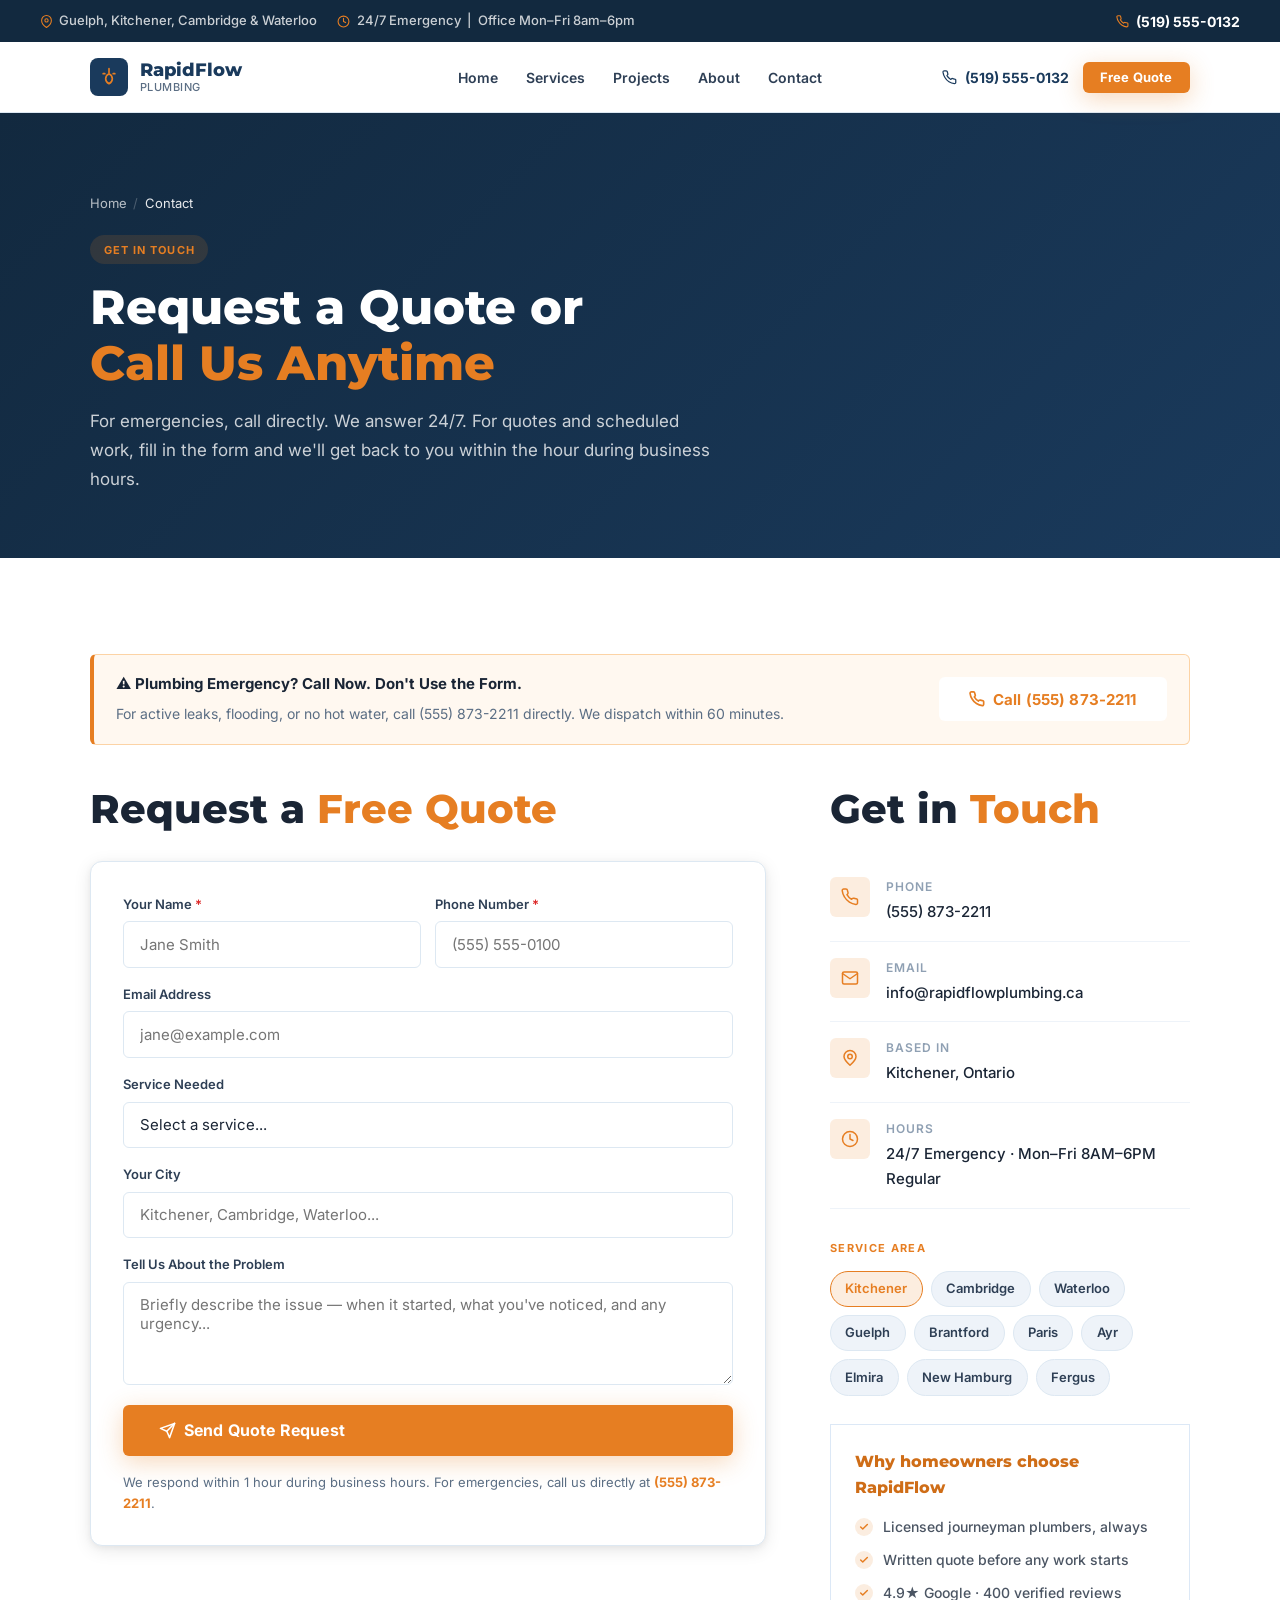
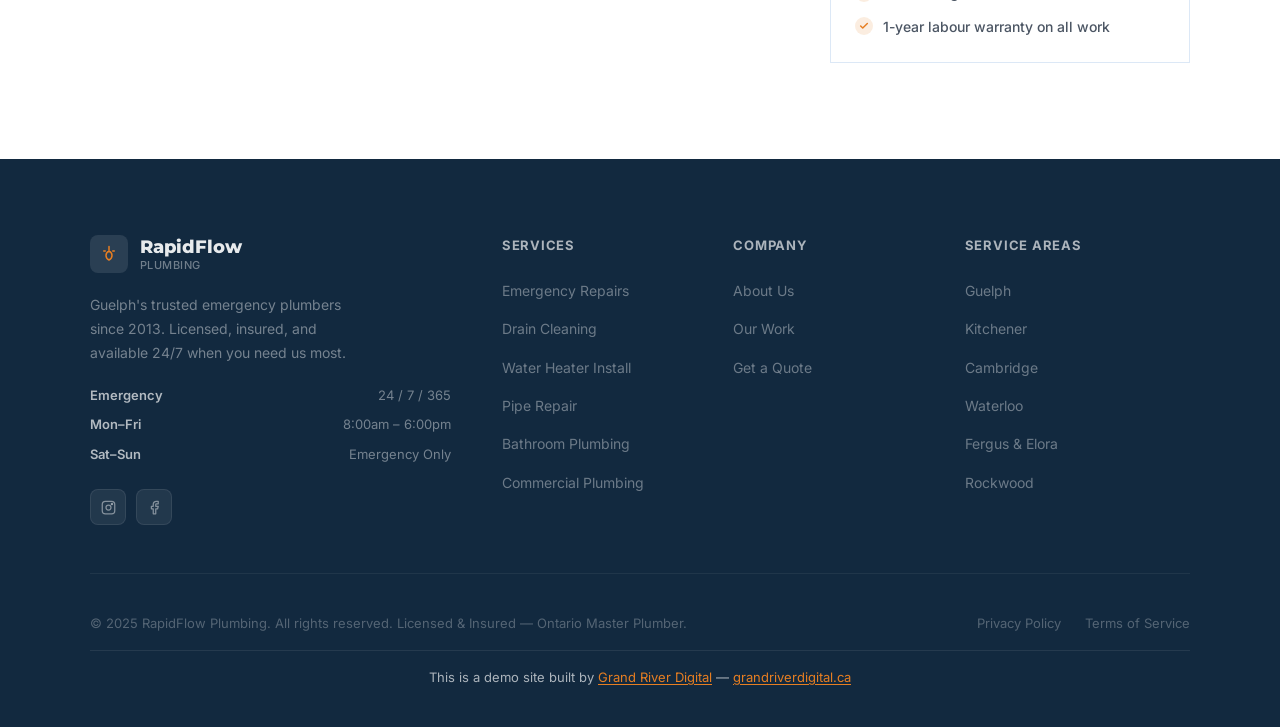
<file: contact/index.html>
<!DOCTYPE html>
<html lang="en">
<head>
  <meta charset="UTF-8" />
  <meta name="viewport" content="width=device-width, initial-scale=1.0" />
  <meta name="description" content="Contact RapidFlow Plumbing & Drain — get a free quote or request emergency plumbing service in Tri-City. Call (555) 873-2211 any time." />
  <meta name="theme-color" content="#0A1628" />
  <meta property="og:title" content="Contact | RapidFlow Plumbing & Drain" />
  <meta property="og:type" content="website" />
  <link rel="canonical" href="https://grandriverdigital.github.io/rapidflow-plumbing-demo/contact/" />
  <title>Contact | RapidFlow Plumbing &amp; Drain</title>
  <link rel="preconnect" href="https://fonts.googleapis.com" />
  <link rel="preconnect" href="https://fonts.gstatic.com" crossorigin />
  <link rel="preload" as="style" href="https://fonts.googleapis.com/css2?family=Manrope:wght@600;700;800;900&family=Inter:wght@400;500;600;700&display=swap" />
  <link rel="stylesheet" href="https://fonts.googleapis.com/css2?family=Manrope:wght@600;700;800;900&family=Inter:wght@400;500;600;700&display=swap" media="print" onload="this.media='all'" />
  <noscript><link rel="stylesheet" href="https://fonts.googleapis.com/css2?family=Manrope:wght@600;700;800;900&family=Inter:wght@400;500;600;700&display=swap" /></noscript>
  <link rel="stylesheet" href="../styles.css" />
</head>
<body>

<div id="topbar">
  <div class="topbar-left">
    <div class="topbar-item">
      <svg width="13" height="13" viewBox="0 0 24 24" fill="none" stroke="currentColor" stroke-width="2" stroke-linecap="round" stroke-linejoin="round"><path d="M21 10c0 7-9 13-9 13s-9-6-9-13a9 9 0 0 1 18 0z"/><circle cx="12" cy="10" r="3"/></svg>
      Guelph, Kitchener, Cambridge &amp; Waterloo
    </div>
    <div class="topbar-item">
      <svg width="13" height="13" viewBox="0 0 24 24" fill="none" stroke="currentColor" stroke-width="2" stroke-linecap="round" stroke-linejoin="round"><circle cx="12" cy="12" r="10"/><polyline points="12 6 12 12 16 14"/></svg>
      24/7 Emergency &nbsp;|&nbsp; Office Mon–Fri 8am–6pm
    </div>
  </div>
  <a href="tel:5195550132" class="topbar-phone">
    <svg width="13" height="13" viewBox="0 0 24 24" fill="none" stroke="currentColor" stroke-width="2" stroke-linecap="round" stroke-linejoin="round"><path d="M22 16.92v3a2 2 0 0 1-2.18 2 19.79 19.79 0 0 1-8.63-3.07A19.5 19.5 0 0 1 4.69 12 19.79 19.79 0 0 1 1.61 3.44 2 2 0 0 1 3.6 1.27h3a2 2 0 0 1 2 1.72 12.84 12.84 0 0 0 .7 2.81 2 2 0 0 1-.45 2.11L7.91 8.94a16 16 0 0 0 6.16 6.16l.94-.94a2 2 0 0 1 2.11-.45 12.84 12.84 0 0 0 2.81.7A2 2 0 0 1 22 16.92z"/></svg>
    (519) 555-0132
  </a>
</div>

<!-- STICKY HEADER -->
<header id="hdr">
  <div class="wrap hdr-inner">
    <a href="../" class="logo" aria-label="RapidFlow Plumbing — home">
      <div class="logo-icon" aria-hidden="true">
        <svg width="20" height="20" viewBox="0 0 24 24" fill="none" stroke="currentColor" stroke-width="2" stroke-linecap="round" stroke-linejoin="round"><path d="M12 2v6m0 0c0 0-4 2-4 6s4 6 4 6 4-2 4-6-4-6-4-6z"/><path d="M5 8h2m10 0h2"/></svg>
      </div>
      <div class="logo-text">
        RapidFlow
        <span>Plumbing</span>
      </div>
    </a>

    <nav class="desktop-nav" aria-label="Main navigation">
      <a href="../">Home</a>
      <a href="../services/">Services</a>
      <a href="../projects/">Projects</a>
      <a href="../about/">About</a>
      <a href="../contact/" aria-current="page">Contact</a>
    </nav>

    <div class="hdr-right">
      <a href="tel:5195550132" class="hdr-phone" aria-label="Call us">
        <svg width="15" height="15" viewBox="0 0 24 24" fill="none" stroke="currentColor" stroke-width="2" stroke-linecap="round" stroke-linejoin="round"><path d="M22 16.92v3a2 2 0 0 1-2.18 2 19.79 19.79 0 0 1-8.63-3.07A19.5 19.5 0 0 1 4.69 12 19.79 19.79 0 0 1 1.61 3.44 2 2 0 0 1 3.6 1.27h3a2 2 0 0 1 2 1.72 12.84 12.84 0 0 0 .7 2.81 2 2 0 0 1-.45 2.11L7.91 8.94a16 16 0 0 0 6.16 6.16l.94-.94a2 2 0 0 1 2.11-.45 12.84 12.84 0 0 0 2.81.7A2 2 0 0 1 22 16.92z"/></svg>
        (519) 555-0132
      </a>
      <a href="../contact/" class="btn btn-primary btn-sm">Free Quote</a>
      <button class="hamburger" id="hamburger" aria-label="Toggle menu" aria-expanded="false">
        <span></span><span></span><span></span>
      </button>
    </div>
  </div>
</header>

<!-- Mobile Nav Overlay -->
<div id="mobile-nav" role="dialog" aria-modal="true" aria-label="Mobile navigation">
  <nav>
    <a href="../" class="mobile-link">Home</a>
    <a href="../services/" class="mobile-link">Services</a>
    <a href="../projects/" class="mobile-link">Projects</a>
    <a href="../about/" class="mobile-link">About</a>
    <a href="../contact/" class="mobile-link">Contact</a>
  </nav>
  <div class="mobile-nav-cta">
    <a href="tel:5195550132" class="btn btn-outline-dk btn-lg" style="justify-content:center">
      <svg width="17" height="17" viewBox="0 0 24 24" fill="none" stroke="currentColor" stroke-width="2" stroke-linecap="round" stroke-linejoin="round"><path d="M22 16.92v3a2 2 0 0 1-2.18 2 19.79 19.79 0 0 1-8.63-3.07A19.5 19.5 0 0 1 4.69 12 19.79 19.79 0 0 1 1.61 3.44 2 2 0 0 1 3.6 1.27h3a2 2 0 0 1 2 1.72 12.84 12.84 0 0 0 .7 2.81 2 2 0 0 1-.45 2.11L7.91 8.94a16 16 0 0 0 6.16 6.16l.94-.94a2 2 0 0 1 2.11-.45 12.84 12.84 0 0 0 2.81.7A2 2 0 0 1 22 16.92z"/></svg>
      (519) 555-0132
    </a>
    <a href="../contact/" class="btn btn-primary btn-lg" style="justify-content:center">Get a Free Quote</a>
  </div>
</div>

<main id="main">

    <div class="page-hero">
      <div class="container page-hero__inner">
        <nav class="breadcrumb" aria-label="Breadcrumb">
          <a href="../">Home</a>
          <span class="breadcrumb__sep" aria-hidden="true">/</span>
          <span aria-current="page">Contact</span>
        </nav>
        <div class="page-hero__badge">Get in Touch</div>
        <h1>Request a Quote or<br><span>Call Us Anytime</span></h1>
        <p class="page-hero__sub">For emergencies, call directly. We answer 24/7. For quotes and scheduled work, fill in the form and we'll get back to you within the hour during business hours.</p>
      </div>
    </div>

    <!-- CONTACT SECTION -->
    <section class="section" aria-labelledby="contact-h">
      <div class="container">

        <!-- Emergency notice -->
        <div class="emrg-panel sr" role="alert" aria-live="polite">
          <div>
            <strong>&#9888; Plumbing Emergency? Call Now. Don't Use the Form.</strong>
            <span>For active leaks, flooding, or no hot water, call (555) 873-2211 directly. We dispatch within 60 minutes.</span>
          </div>
          <a href="tel:5558732211" class="btn btn--white">
            <svg width="16" height="16" viewBox="0 0 24 24" fill="none" stroke="currentColor" stroke-width="2.5" stroke-linecap="round" stroke-linejoin="round" aria-hidden="true"><path d="M22 16.92v3a2 2 0 0 1-2.18 2 19.79 19.79 0 0 1-8.63-3.07A19.5 19.5 0 0 1 4.69 12 19.79 19.79 0 0 1 1.61 3.44 2 2 0 0 1 3.6 1.27h3a2 2 0 0 1 2 1.72c.127.96.361 1.9.7 2.81a2 2 0 0 1-.45 2.11L7.91 8.94a16 16 0 0 0 6.16 6.16l.94-.94a2 2 0 0 1 2.11-.45c.907.339 1.85.573 2.81.7A2 2 0 0 1 22 16.92z"/></svg>
            Call (555) 873-2211
          </a>
        </div>

        <div class="contact-layout sr" id="contact-h">
          <!-- FORM -->
          <div>
            <h2 class="section-heading" style="margin-bottom:1.75rem;">Request a <span style="color:var(--p);">Free Quote</span></h2>
            <div class="form-card">
              <form id="contactForm" novalidate aria-label="Quote request form">
                <div class="form-row">
                  <div class="form-group">
                    <label class="form-label" for="name">Your Name <span aria-hidden="true" style="color:var(--red);">*</span></label>
                    <input class="form-input" id="name" name="name" type="text" placeholder="Jane Smith" autocomplete="name" required aria-required="true" />
                  </div>
                  <div class="form-group">
                    <label class="form-label" for="phone">Phone Number <span aria-hidden="true" style="color:var(--red);">*</span></label>
                    <input class="form-input" id="phone" name="phone" type="tel" placeholder="(555) 555-0100" autocomplete="tel" required aria-required="true" />
                  </div>
                </div>
                <div class="form-group">
                  <label class="form-label" for="email">Email Address</label>
                  <input class="form-input" id="email" name="email" type="email" placeholder="jane@example.com" autocomplete="email" />
                </div>
                <div class="form-group">
                  <label class="form-label" for="service">Service Needed</label>
                  <select class="form-input form-select" id="service" name="service">
                    <option value="">Select a service...</option>
                    <option>Emergency Plumbing</option>
                    <option>Drain Cleaning</option>
                    <option>Water Heater Repair / Replacement</option>
                    <option>Pipe Repair or Repiping</option>
                    <option>Bathroom Plumbing</option>
                    <option>Sump Pump</option>
                    <option>Other / Not Sure</option>
                  </select>
                </div>
                <div class="form-group">
                  <label class="form-label" for="city">Your City</label>
                  <input class="form-input" id="city" name="city" type="text" placeholder="Kitchener, Cambridge, Waterloo..." autocomplete="address-level2" />
                </div>
                <div class="form-group">
                  <label class="form-label" for="message">Tell Us About the Problem</label>
                  <textarea class="form-input form-textarea" id="message" name="message" placeholder="Briefly describe the issue — when it started, what you've noticed, and any urgency..." rows="4"></textarea>
                </div>
                <button type="submit" class="btn btn--accent btn--lg form-submit" id="formSubmit">
                  <svg width="17" height="17" viewBox="0 0 24 24" fill="none" stroke="currentColor" stroke-width="2.2" stroke-linecap="round" stroke-linejoin="round" aria-hidden="true"><line x1="22" y1="2" x2="11" y2="13"/><polygon points="22 2 15 22 11 13 2 9 22 2"/></svg>
                  Send Quote Request
                </button>
                <p class="form-note">We respond within 1 hour during business hours. For emergencies, call us directly at <a href="tel:5558732211" style="color:var(--p);font-weight:700;">(555) 873-2211</a>.</p>
              </form>
            </div>
          </div>

          <!-- CONTACT INFO -->
          <div>
            <h2 class="section-heading" style="margin-bottom:1.75rem;">Get in <span style="color:var(--p);">Touch</span></h2>

            <div class="contact-info-item">
              <div class="contact-info-item__ico" aria-hidden="true">
                <svg width="18" height="18" viewBox="0 0 24 24" fill="none" stroke="currentColor" stroke-width="2" stroke-linecap="round" stroke-linejoin="round"><path d="M22 16.92v3a2 2 0 0 1-2.18 2 19.79 19.79 0 0 1-8.63-3.07A19.5 19.5 0 0 1 4.69 12 19.79 19.79 0 0 1 1.61 3.44 2 2 0 0 1 3.6 1.27h3a2 2 0 0 1 2 1.72c.127.96.361 1.9.7 2.81a2 2 0 0 1-.45 2.11L7.91 8.94a16 16 0 0 0 6.16 6.16l.94-.94a2 2 0 0 1 2.11-.45c.907.339 1.85.573 2.81.7A2 2 0 0 1 22 16.92z"/></svg>
              </div>
              <div>
                <div class="contact-info-item__lbl">Phone</div>
                <div class="contact-info-item__val"><a href="tel:5558732211">(555) 873-2211</a></div>
              </div>
            </div>
            <div class="contact-info-item">
              <div class="contact-info-item__ico" aria-hidden="true">
                <svg width="18" height="18" viewBox="0 0 24 24" fill="none" stroke="currentColor" stroke-width="2" stroke-linecap="round" stroke-linejoin="round"><path d="M4 4h16c1.1 0 2 .9 2 2v12c0 1.1-.9 2-2 2H4c-1.1 0-2-.9-2-2V6c0-1.1.9-2 2-2z"/><polyline points="22,6 12,13 2,6"/></svg>
              </div>
              <div>
                <div class="contact-info-item__lbl">Email</div>
                <div class="contact-info-item__val"><a href="mailto:info@rapidflowplumbing.ca">info@rapidflowplumbing.ca</a></div>
              </div>
            </div>
            <div class="contact-info-item">
              <div class="contact-info-item__ico" aria-hidden="true">
                <svg width="18" height="18" viewBox="0 0 24 24" fill="none" stroke="currentColor" stroke-width="2" stroke-linecap="round" stroke-linejoin="round"><circle cx="12" cy="10" r="3"/><path d="M12 21.7C17.3 17 20 13 20 10a8 8 0 1 0-16 0c0 3 2.7 6.9 8 11.7z"/></svg>
              </div>
              <div>
                <div class="contact-info-item__lbl">Based In</div>
                <div class="contact-info-item__val">Kitchener, Ontario</div>
              </div>
            </div>
            <div class="contact-info-item">
              <div class="contact-info-item__ico" aria-hidden="true">
                <svg width="18" height="18" viewBox="0 0 24 24" fill="none" stroke="currentColor" stroke-width="2" stroke-linecap="round" stroke-linejoin="round"><circle cx="12" cy="12" r="10"/><polyline points="12 6 12 12 16 14"/></svg>
              </div>
              <div>
                <div class="contact-info-item__lbl">Hours</div>
                <div class="contact-info-item__val">24/7 Emergency · Mon–Fri 8AM–6PM Regular</div>
              </div>
            </div>

            <div style="margin-top:1.5rem;">
              <div class="eyebrow" style="margin-bottom:.875rem;">Service Area</div>
              <div class="area-chips" style="justify-content:flex-start;margin-top:0;" role="list" aria-label="Cities we serve">
                <span class="area-chip area-chip--prime" role="listitem">Kitchener</span>
                <span class="area-chip" role="listitem">Cambridge</span>
                <span class="area-chip" role="listitem">Waterloo</span>
                <span class="area-chip" role="listitem">Guelph</span>
                <span class="area-chip" role="listitem">Brantford</span>
                <span class="area-chip" role="listitem">Paris</span>
                <span class="area-chip" role="listitem">Ayr</span>
                <span class="area-chip" role="listitem">Elmira</span>
                <span class="area-chip" role="listitem">New Hamburg</span>
                <span class="area-chip" role="listitem">Fergus</span>
              </div>
            </div>

            <!-- Reassurance block -->
            <div style="margin-top:1.75rem;padding:1.5rem;background:var(--p-lt);border:1px solid rgba(21,101,192,.15);border-radius:var(--r-16);">
              <div style="font-family:var(--fd);font-size:1rem;font-weight:800;color:var(--p-dk);margin-bottom:.875rem;">Why homeowners choose RapidFlow</div>
              <div style="display:flex;flex-direction:column;gap:.625rem;">
                <div style="display:flex;align-items:center;gap:.625rem;font-size:.875rem;color:var(--ink-600);font-weight:500;">
                  <span style="width:18px;height:18px;background:var(--p-gl);border-radius:50%;display:flex;align-items:center;justify-content:center;flex-shrink:0;" aria-hidden="true"><svg width="10" height="10" viewBox="0 0 24 24" fill="none" stroke="var(--p)" stroke-width="3.5" stroke-linecap="round" stroke-linejoin="round"><polyline points="20 6 9 17 4 12"/></svg></span>
                  Licensed journeyman plumbers, always
                </div>
                <div style="display:flex;align-items:center;gap:.625rem;font-size:.875rem;color:var(--ink-600);font-weight:500;">
                  <span style="width:18px;height:18px;background:var(--p-gl);border-radius:50%;display:flex;align-items:center;justify-content:center;flex-shrink:0;" aria-hidden="true"><svg width="10" height="10" viewBox="0 0 24 24" fill="none" stroke="var(--p)" stroke-width="3.5" stroke-linecap="round" stroke-linejoin="round"><polyline points="20 6 9 17 4 12"/></svg></span>
                  Written quote before any work starts
                </div>
                <div style="display:flex;align-items:center;gap:.625rem;font-size:.875rem;color:var(--ink-600);font-weight:500;">
                  <span style="width:18px;height:18px;background:var(--p-gl);border-radius:50%;display:flex;align-items:center;justify-content:center;flex-shrink:0;" aria-hidden="true"><svg width="10" height="10" viewBox="0 0 24 24" fill="none" stroke="var(--p)" stroke-width="3.5" stroke-linecap="round" stroke-linejoin="round"><polyline points="20 6 9 17 4 12"/></svg></span>
                  4.9&#9733; Google · 400 verified reviews
                </div>
                <div style="display:flex;align-items:center;gap:.625rem;font-size:.875rem;color:var(--ink-600);font-weight:500;">
                  <span style="width:18px;height:18px;background:var(--p-gl);border-radius:50%;display:flex;align-items:center;justify-content:center;flex-shrink:0;" aria-hidden="true"><svg width="10" height="10" viewBox="0 0 24 24" fill="none" stroke="var(--p)" stroke-width="3.5" stroke-linecap="round" stroke-linejoin="round"><polyline points="20 6 9 17 4 12"/></svg></span>
                  1-year labour warranty on all work
                </div>
              </div>
            </div>
          </div>
        </div>
      </div>
    </section>

  </main>

<footer aria-label="Site footer">
  <div class="wrap">
    <div class="footer-grid">
      <div class="footer-brand">
        <a href="../" class="logo" aria-label="RapidFlow Plumbing home">
          <div class="logo-icon" aria-hidden="true">
            <svg width="18" height="18" viewBox="0 0 24 24" fill="none" stroke="currentColor" stroke-width="2" stroke-linecap="round" stroke-linejoin="round"><path d="M12 2v6m0 0c0 0-4 2-4 6s4 6 4 6 4-2 4-6-4-6-4-6z"/><path d="M5 8h2m10 0h2"/></svg>
          </div>
          <div class="logo-text">
            RapidFlow
            <span>Plumbing</span>
          </div>
        </a>
        <p>Guelph's trusted emergency plumbers since 2013. Licensed, insured, and available 24/7 when you need us most.</p>
        <div class="footer-hours">
          <div class="footer-hour"><strong>Emergency</strong><span>24 / 7 / 365</span></div>
          <div class="footer-hour"><strong>Mon–Fri</strong><span>8:00am – 6:00pm</span></div>
          <div class="footer-hour"><strong>Sat–Sun</strong><span>Emergency Only</span></div>
        </div>
        <div class="footer-socials" aria-label="Social media">
          <a href="#" class="footer-soc" aria-label="Instagram"><svg width="15" height="15" viewBox="0 0 24 24" fill="none" stroke="currentColor" stroke-width="2" stroke-linecap="round" stroke-linejoin="round"><rect x="2" y="2" width="20" height="20" rx="5"/><circle cx="12" cy="12" r="4"/><circle cx="17.5" cy="6.5" r="1" fill="currentColor"/></svg></a>
          <a href="#" class="footer-soc" aria-label="Facebook"><svg width="15" height="15" viewBox="0 0 24 24" fill="none" stroke="currentColor" stroke-width="2" stroke-linecap="round" stroke-linejoin="round"><path d="M18 2h-3a5 5 0 0 0-5 5v3H7v4h3v8h4v-8h3l1-4h-4V7a1 1 0 0 1 1-1h3z"/></svg></a>
        </div>
      </div>
      <div class="footer-col">
        <h5>Services</h5>
        <ul>
          <li><a href="../services/">Emergency Repairs</a></li>
          <li><a href="../services/">Drain Cleaning</a></li>
          <li><a href="../services/">Water Heater Install</a></li>
          <li><a href="../services/">Pipe Repair</a></li>
          <li><a href="../services/">Bathroom Plumbing</a></li>
          <li><a href="../services/">Commercial Plumbing</a></li>
        </ul>
      </div>
      <div class="footer-col">
        <h5>Company</h5>
        <ul>
          <li><a href="../about/">About Us</a></li>
          <li><a href="../projects/">Our Work</a></li>
          <li><a href="../contact/">Get a Quote</a></li>
        </ul>
      </div>
      <div class="footer-col">
        <h5>Service Areas</h5>
        <ul>
          <li><a href="../contact/">Guelph</a></li>
          <li><a href="../contact/">Kitchener</a></li>
          <li><a href="../contact/">Cambridge</a></li>
          <li><a href="../contact/">Waterloo</a></li>
          <li><a href="../contact/">Fergus &amp; Elora</a></li>
          <li><a href="../contact/">Rockwood</a></li>
        </ul>
      </div>
    </div>
    <div class="footer-bottom">
      <p class="footer-copy">© 2025 RapidFlow Plumbing. All rights reserved. Licensed &amp; Insured — Ontario Master Plumber.</p>
      <div class="footer-legal">
        <a href="#">Privacy Policy</a>
        <a href="#">Terms of Service</a>
      </div>
    </div>
    <div class="grd-banner">
      This is a demo site built by <a href="https://grandriverdigital.ca" target="_blank" rel="noopener noreferrer">Grand River Digital</a> — <a href="https://grandriverdigital.ca" target="_blank" rel="noopener noreferrer">grandriverdigital.ca</a>
    </div>
  </div>
</footer>

<!-- MOBILE STICKY BOTTOM BAR -->
<div id="mob-bar" role="navigation" aria-label="Quick contact">
  <a href="tel:5195550132" class="btn btn-primary">
    <svg width="16" height="16" viewBox="0 0 24 24" fill="none" stroke="currentColor" stroke-width="2.2" stroke-linecap="round" stroke-linejoin="round"><path d="M22 16.92v3a2 2 0 0 1-2.18 2 19.79 19.79 0 0 1-8.63-3.07A19.5 19.5 0 0 1 4.69 12 19.79 19.79 0 0 1 1.61 3.44 2 2 0 0 1 3.6 1.27h3a2 2 0 0 1 2 1.72 12.84 12.84 0 0 0 .7 2.81 2 2 0 0 1-.45 2.11L7.91 8.94a16 16 0 0 0 6.16 6.16l.94-.94a2 2 0 0 1 2.11-.45 12.84 12.84 0 0 0 2.81.7A2 2 0 0 1 22 16.92z"/></svg>
    Call Now
  </a>
  <a href="../contact/" class="btn btn-outline-dk">Free Quote</a>
</div>

<script src="../script.js"></script>
</body>
</html>
</file>
<file: styles.css>
/* =============================================
   RAPIDFLOW PLUMBING — styles.css
   Palette: Deep Navy · Orange Accent · White
   Fonts: Montserrat (display) + Inter (body)
   ============================================= */

/* ── Google Fonts ── */
@import url('https://fonts.googleapis.com/css2?family=Montserrat:wght@600;700;800;900&family=Inter:wght@400;500;600;700&display=swap');

/* ── Tokens ── */
:root {
  --navy:       #1a3a5c;
  --navy-dk:    #12293f;
  --navy-md:    #1e4470;
  --navy-lt:    #234d80;
  --navy-gl:    rgba(26,58,92,.12);
  --orange:     #e67e22;
  --orange-dk:  #cf6d17;
  --orange-lt:  #f39c12;
  --orange-gl:  rgba(230,126,34,.14);
  --sky:        #ebf4ff;
  --light:      #f4f8fc;
  --cream:      #ffffff;
  --text:       #1a2535;
  --text-md:    #2e3f55;
  --text-lt:    #5b6e84;
  --text-xs:    #8fa0b3;
  --border:     #dde8f2;
  --border-lt:  #eef3f9;

  --sh-sm:  0 1px 4px rgba(0,0,0,.06), 0 2px 8px rgba(0,0,0,.04);
  --sh-md:  0 4px 18px rgba(0,0,0,.09), 0 2px 6px rgba(0,0,0,.05);
  --sh-lg:  0 10px 36px rgba(0,0,0,.12), 0 4px 12px rgba(0,0,0,.07);
  --sh-xl:  0 22px 60px rgba(0,0,0,.14), 0 8px 20px rgba(0,0,0,.07);
  --sh-o:   0 6px 24px rgba(230,126,34,.30);
  --sh-o-lg:0 14px 40px rgba(230,126,34,.38);

  --ease:    cubic-bezier(.22,1,.36,1);
  --ease-io: cubic-bezier(.37,0,.63,1);

  --max: 1180px;
  --pad: clamp(1.25rem, 5vw, 2.5rem);
  --r: 6px;

  --fd: 'Montserrat', system-ui, -apple-system, sans-serif;
  --fb: 'Inter', system-ui, -apple-system, sans-serif;
}

/* ── Reset ── */
*, *::before, *::after { box-sizing: border-box; margin: 0; padding: 0; }
html {
  scroll-behavior: smooth;
  -webkit-text-size-adjust: 100%;
  font-size: 16px;
  scroll-padding-top: calc(70px + 41px + 12px);
}
body {
  font-family: var(--fb);
  color: var(--text);
  background: var(--cream);
  -webkit-font-smoothing: antialiased;
  overflow-x: hidden;
  line-height: 1.65;
}
img { display: block; max-width: 100%; height: auto; }
a { color: inherit; text-decoration: none; }
ul { list-style: none; }
button { font-family: inherit; cursor: pointer; border: none; background: none; }
input, select, textarea { font-family: inherit; font-size: inherit; }

.wrap {
  width: 100%;
  max-width: var(--max);
  margin-inline: auto;
  padding-inline: var(--pad);
}

/* ── Scroll Reveal ── */
.sr {
  opacity: 0;
  transform: translateY(26px);
  transition: opacity .65s var(--ease), transform .65s var(--ease);
}
.sr.up { opacity: 1; transform: none; }
.sr.d1 { transition-delay: .08s; }
.sr.d2 { transition-delay: .16s; }
.sr.d3 { transition-delay: .24s; }
.sr.d4 { transition-delay: .32s; }
.sr.d5 { transition-delay: .40s; }
.sr.slide-r {
  opacity: 0;
  transform: translateX(32px);
  transition: opacity .65s var(--ease), transform .65s var(--ease);
}
.sr.slide-r.up { opacity: 1; transform: none; }

@media (prefers-reduced-motion: reduce) {
  .sr, .sr.slide-r { opacity: 1; transform: none; transition: none; }
  * { transition-duration: .01ms !important; animation-duration: .01ms !important; }
}

/* ── Buttons ── */
.btn {
  display: inline-flex;
  align-items: center;
  gap: .5rem;
  padding: .875rem 1.875rem;
  border-radius: var(--r);
  font-size: .9375rem;
  font-weight: 700;
  letter-spacing: .01em;
  line-height: 1;
  white-space: nowrap;
  cursor: pointer;
  transition: transform .22s var(--ease), box-shadow .22s var(--ease), background .15s, color .15s, border-color .15s;
  -webkit-tap-highlight-color: transparent;
}
.btn:focus-visible { outline: 2.5px solid var(--orange); outline-offset: 3px; }
.btn:active { transform: scale(.967) !important; }

.btn-primary {
  background: var(--orange);
  color: #fff;
  box-shadow: var(--sh-o);
}
.btn-primary:hover {
  background: var(--orange-dk);
  box-shadow: var(--sh-o-lg);
  transform: translateY(-1px);
}
.btn-outline {
  background: transparent;
  color: #fff;
  border: 2px solid rgba(255,255,255,.6);
}
.btn-outline:hover {
  background: rgba(255,255,255,.12);
  border-color: #fff;
  box-shadow: 0 6px 20px rgba(0,0,0,.18);
}
.btn-outline-dk {
  background: transparent;
  color: var(--navy);
  border: 2px solid var(--navy);
}
.btn-outline-dk:hover {
  background: var(--navy-gl);
  box-shadow: var(--sh-sm);
}
.btn-lg { padding: 1.05rem 2.25rem; font-size: 1rem; }
.btn-sm { padding: .55rem 1.1rem; font-size: .8125rem; }

/* ── Section shared ── */
section { padding: clamp(4rem, 9vw, 6.5rem) 0; }

.eyebrow {
  display: inline-block;
  font-size: .6875rem;
  font-weight: 700;
  letter-spacing: .12em;
  text-transform: uppercase;
  color: var(--orange);
  margin-bottom: .75rem;
}
.eyebrow.lt { color: var(--orange-lt); }

.section-title {
  font-family: var(--fd);
  font-size: clamp(1.85rem, 4.5vw, 2.75rem);
  font-weight: 800;
  color: var(--text);
  line-height: 1.16;
  letter-spacing: -.02em;
  margin-bottom: 1rem;
}
.section-title.lt { color: #fff; }
.section-title.center { text-align: center; }

.section-sub {
  font-size: 1.0625rem;
  color: var(--text-lt);
  line-height: 1.75;
  max-width: 540px;
}
.section-sub.cx { margin-inline: auto; text-align: center; }
.section-sub.lt { color: rgba(255,255,255,.72); }

.section-head { margin-bottom: clamp(2.5rem, 5vw, 4rem); }

/* ── TOP BAR ── */
#topbar {
  background: var(--navy-dk);
  color: rgba(255,255,255,.78);
  font-size: .8125rem;
  font-weight: 500;
  padding: .6rem var(--pad);
  display: flex;
  align-items: center;
  justify-content: space-between;
  gap: 1rem;
  flex-wrap: wrap;
}
.topbar-left {
  display: flex;
  align-items: center;
  gap: 1.25rem;
  flex-wrap: wrap;
}
.topbar-item {
  display: flex;
  align-items: center;
  gap: .4rem;
}
.topbar-item svg { color: var(--orange); flex-shrink: 0; }
.topbar-phone {
  display: flex;
  align-items: center;
  gap: .45rem;
  font-weight: 700;
  color: #fff;
  font-size: .875rem;
  transition: color .15s;
}
.topbar-phone:hover { color: var(--orange-lt); }
.topbar-phone svg { color: var(--orange); }

/* ── HEADER ── */
#hdr {
  position: sticky;
  top: 0;
  z-index: 300;
  background: rgba(255,255,255,.97);
  backdrop-filter: blur(16px);
  -webkit-backdrop-filter: blur(16px);
  border-bottom: 1px solid var(--border);
  transition: box-shadow .3s, background .3s;
}
#hdr.scrolled {
  box-shadow: 0 2px 20px rgba(0,0,0,.1);
  background: rgba(255,255,255,.99);
}
.hdr-inner {
  display: flex;
  align-items: center;
  justify-content: space-between;
  height: 70px;
  gap: 1.5rem;
}
@media (min-width: 821px) {
  .hdr-inner {
    display: grid;
    grid-template-columns: 1fr auto 1fr;
    justify-content: normal;
    gap: 0;
  }
  .hdr-inner > .logo         { grid-column: 1; justify-self: start; }
  .hdr-inner > .desktop-nav  { grid-column: 2; }
  .hdr-inner > .hdr-right    { grid-column: 3; justify-self: end; }
}

.logo {
  display: flex;
  align-items: center;
  gap: .75rem;
  flex-shrink: 0;
  text-decoration: none;
}
.logo-icon {
  width: 38px;
  height: 38px;
  background: var(--navy);
  border-radius: 8px;
  display: flex;
  align-items: center;
  justify-content: center;
  flex-shrink: 0;
}
.logo-icon svg { color: var(--orange); }
.logo-text {
  font-family: var(--fd);
  font-size: 1.125rem;
  font-weight: 800;
  color: var(--navy);
  line-height: 1.2;
  letter-spacing: -.01em;
}
.logo-text span {
  display: block;
  font-family: var(--fb);
  font-size: .6875rem;
  font-weight: 500;
  color: var(--text-lt);
  letter-spacing: .04em;
  text-transform: uppercase;
}

/* Footer logo variant */
footer .logo-icon { background: rgba(255,255,255,.1); }
footer .logo-text { color: rgba(255,255,255,.9); }
footer .logo-text span { color: rgba(255,255,255,.4); }

nav.desktop-nav {
  display: flex;
  align-items: center;
  gap: .25rem;
}
nav.desktop-nav a {
  font-size: .875rem;
  font-weight: 600;
  color: var(--text-md);
  padding: .5rem .75rem;
  border-radius: var(--r);
  transition: color .15s, background .15s;
}
nav.desktop-nav a:hover {
  color: var(--navy);
  background: var(--navy-gl);
}

.hdr-right {
  display: flex;
  align-items: center;
  gap: .875rem;
  flex-shrink: 0;
}
.hdr-phone {
  font-size: .875rem;
  font-weight: 700;
  color: var(--navy);
  display: flex;
  align-items: center;
  gap: .45rem;
  transition: color .15s;
}
.hdr-phone:hover { color: var(--orange); }

/* Hamburger */
.hamburger {
  display: none;
  flex-direction: column;
  justify-content: center;
  gap: 5px;
  width: 36px;
  height: 36px;
  padding: 6px;
  border-radius: var(--r);
  transition: background .15s;
  cursor: pointer;
}
.hamburger:hover { background: var(--light); }
.hamburger span {
  display: block;
  height: 2px;
  background: var(--navy);
  border-radius: 2px;
  transition: transform .35s var(--ease), opacity .3s, width .3s;
}
.hamburger span:nth-child(2) { width: 75%; }
.hamburger.active span:nth-child(1) { transform: translateY(7px) rotate(45deg); }
.hamburger.active span:nth-child(2) { opacity: 0; width: 100%; }
.hamburger.active span:nth-child(3) { transform: translateY(-7px) rotate(-45deg); }

/* Mobile nav overlay */
#mobile-nav {
  display: none;
  position: fixed;
  inset: 0;
  z-index: 250;
  background: #fff;
  padding: 6rem var(--pad) 2rem;
  flex-direction: column;
  gap: .25rem;
  opacity: 0;
  pointer-events: none;
  transition: opacity .35s var(--ease);
}
#mobile-nav.open {
  display: flex;
  opacity: 1;
  pointer-events: all;
}
#mobile-nav a {
  font-family: var(--fd);
  font-size: 1.75rem;
  font-weight: 800;
  color: var(--navy);
  padding: .625rem 0;
  border-bottom: 1px solid var(--border-lt);
  transition: color .15s, padding-left .22s var(--ease);
}
#mobile-nav a:hover { color: var(--orange); padding-left: .5rem; }
.mobile-nav-cta {
  margin-top: 1.5rem;
  display: flex;
  flex-direction: column;
  gap: .75rem;
}

/* ── HERO ── */
#hero {
  position: relative;
  min-height: 100svh;
  min-height: 100vh;
  display: flex;
  align-items: flex-end;
  overflow: hidden;
}
.hero-bg {
  position: absolute;
  inset: 0;
  background: linear-gradient(160deg, #0a1929 0%, #1a3a5c 50%, #12293f 100%);
}
.hero-bg img {
  width: 100%;
  height: 100%;
  object-fit: cover;
  object-position: center 50%;
  transform-origin: center;
  animation: heroKen 14s ease-in-out infinite alternate;
}
@keyframes heroKen {
  from { transform: scale(1); }
  to   { transform: scale(1.06); }
}
.hero-bg::after {
  content: '';
  position: absolute;
  inset: 0;
  background:
    linear-gradient(0deg, rgba(10,20,35,.90) 0%, rgba(10,20,35,.55) 35%, rgba(10,20,35,.2) 65%, rgba(10,20,35,.06) 100%),
    radial-gradient(ellipse at center, transparent 40%, rgba(0,0,0,.28) 100%);
}
.hero-content {
  position: relative;
  z-index: 2;
  width: 100%;
  padding: 0 0 clamp(4rem, 9vw, 6rem);
}
.hero-inner {
  max-width: 760px;
}
.hero-kicker {
  display: inline-flex;
  align-items: center;
  gap: .5rem;
  background: rgba(255,255,255,.1);
  border: 1px solid rgba(255,255,255,.2);
  border-radius: 100px;
  padding: .35rem 1rem;
  font-size: .75rem;
  font-weight: 700;
  letter-spacing: .08em;
  text-transform: uppercase;
  color: rgba(255,255,255,.88);
  margin-bottom: 1.25rem;
  backdrop-filter: blur(8px);
}
.hero-kicker .dot {
  width: 6px; height: 6px;
  background: var(--orange);
  border-radius: 50%;
  animation: blink 2s ease infinite;
}
@keyframes blink {
  0%,100% { opacity: 1; }
  50%      { opacity: .35; }
}
#hero h1 {
  font-family: var(--fd);
  font-size: clamp(2.6rem, 7vw, 5rem);
  font-weight: 900;
  color: #fff;
  line-height: 1.04;
  letter-spacing: -.03em;
  margin-bottom: 1.25rem;
}
#hero h1 em {
  font-style: italic;
  color: var(--orange-lt);
}
.hero-sub {
  font-size: clamp(1rem, 2vw, 1.175rem);
  color: rgba(255,255,255,.72);
  line-height: 1.72;
  max-width: 540px;
  margin-bottom: 2.25rem;
}
.hero-ctas {
  display: flex;
  flex-wrap: wrap;
  gap: .875rem;
  margin-bottom: 2.5rem;
}
.hero-badges {
  display: flex;
  flex-wrap: wrap;
  gap: 1rem;
  padding-top: 2rem;
  border-top: 1px solid rgba(255,255,255,.12);
}
.hero-badge {
  display: flex;
  align-items: center;
  gap: .5rem;
  font-size: .8125rem;
  font-weight: 600;
  color: rgba(255,255,255,.78);
}
.badge-icon {
  width: 28px; height: 28px;
  background: rgba(255,255,255,.1);
  border-radius: 50%;
  display: flex;
  align-items: center;
  justify-content: center;
  color: var(--orange-lt);
  flex-shrink: 0;
}

/* ── STATS STRIP ── */
#stats {
  background: var(--navy);
  padding: clamp(2.25rem, 5vw, 3.25rem) 0;
}
.stats-row {
  display: grid;
  grid-template-columns: repeat(4, 1fr);
  gap: 1px;
  background: rgba(255,255,255,.07);
  border: 1px solid rgba(255,255,255,.07);
  border-radius: 10px;
  overflow: hidden;
}
.stat-cell {
  background: var(--navy);
  padding: 1.75rem 1.5rem;
  text-align: center;
  transition: background .25s;
}
.stat-cell:hover { background: var(--navy-md); }
.stat-n {
  font-family: var(--fd);
  font-size: clamp(2rem, 4.5vw, 3rem);
  font-weight: 900;
  color: #fff;
  line-height: 1;
  margin-bottom: .35rem;
}
.stat-n .accent { color: var(--orange); }
.stat-l {
  font-size: .8125rem;
  color: rgba(255,255,255,.50);
  font-weight: 500;
}

/* ── SERVICES ── */
#services { background: var(--light); }
.services-grid {
  display: grid;
  grid-template-columns: repeat(3, 1fr);
  gap: 1.25rem;
}
.service-card {
  position: relative;
  border-radius: 12px;
  overflow: hidden;
  height: 360px;
  cursor: pointer;
  background: var(--navy-dk);
}
.service-card::after {
  content: '';
  position: absolute;
  inset: 0;
  background: linear-gradient(0deg, rgba(10,20,35,.90) 0%, rgba(10,20,35,.48) 45%, rgba(10,20,35,.1) 100%);
  transition: background .45s var(--ease);
  z-index: 1;
}
.service-card:hover::after {
  background: linear-gradient(0deg, rgba(10,20,35,.96) 0%, rgba(10,20,35,.68) 50%, rgba(10,20,35,.25) 100%);
}
.service-card img {
  width: 100%;
  height: 100%;
  object-fit: cover;
  transition: transform .65s var(--ease);
}
.service-card:hover img { transform: scale(1.07); }
.service-body {
  position: absolute;
  bottom: 0; left: 0; right: 0;
  z-index: 2;
  padding: 1.75rem 1.5rem;
}
.service-tag {
  font-size: .6875rem;
  font-weight: 700;
  letter-spacing: .1em;
  text-transform: uppercase;
  color: var(--orange-lt);
  margin-bottom: .5rem;
  opacity: .85;
}
.service-card h3 {
  font-family: var(--fd);
  font-size: 1.25rem;
  font-weight: 800;
  color: #fff;
  letter-spacing: -.01em;
  margin-bottom: .5rem;
}
.service-desc {
  font-size: .875rem;
  color: rgba(255,255,255,.65);
  line-height: 1.65;
  max-height: 0;
  overflow: hidden;
  transition: max-height .5s var(--ease), opacity .4s;
  opacity: 0;
}
.service-card:hover .service-desc {
  max-height: 120px;
  opacity: 1;
}
.service-arrow {
  display: inline-flex;
  align-items: center;
  gap: .4rem;
  font-size: .8125rem;
  font-weight: 700;
  color: var(--orange-lt);
  margin-top: .875rem;
  opacity: 0;
  transform: translateX(-8px);
  transition: opacity .35s, transform .35s var(--ease);
}
.service-card:hover .service-arrow {
  opacity: 1;
  transform: none;
}

/* ── GALLERY ── */
#gallery { background: #fff; }
.gallery-grid {
  display: grid;
  grid-template-columns: repeat(4, 1fr);
  grid-auto-rows: 260px;
  gap: .75rem;
  border-radius: 14px;
  overflow: hidden;
}
.gallery-grid .featured { grid-column: span 2; grid-row: span 2; }
.gallery-grid .wide     { grid-column: span 2; }
.gallery-item {
  position: relative;
  overflow: hidden;
  background: var(--light);
  cursor: pointer;
}
.gallery-item img {
  width: 100%;
  height: 100%;
  object-fit: cover;
  transition: transform .6s var(--ease), filter .3s;
  filter: brightness(.9) saturate(1.05);
}
.gallery-item:hover img {
  transform: scale(1.06);
  filter: brightness(1) saturate(1.1);
}
.gallery-overlay {
  position: absolute;
  inset: 0;
  background: linear-gradient(0deg, rgba(10,20,35,.78) 0%, transparent 55%);
  opacity: 0;
  transition: opacity .35s;
  display: flex;
  align-items: flex-end;
  padding: 1.25rem;
}
.gallery-item:hover .gallery-overlay { opacity: 1; }
.gallery-label {
  font-size: .8125rem;
  font-weight: 700;
  color: #fff;
  background: rgba(26,58,92,.7);
  border-radius: 100px;
  padding: .3rem .875rem;
  backdrop-filter: blur(4px);
}
.gallery-zoom {
  position: absolute;
  top: 1rem; right: 1rem;
  width: 34px; height: 34px;
  background: rgba(255,255,255,.15);
  border-radius: 50%;
  backdrop-filter: blur(8px);
  display: flex;
  align-items: center;
  justify-content: center;
  color: #fff;
  opacity: 0;
  transform: scale(.7);
  transition: opacity .3s, transform .3s var(--ease);
}
.gallery-item:hover .gallery-zoom {
  opacity: 1;
  transform: scale(1);
}
.gallery-cta {
  text-align: center;
  margin-top: 2.5rem;
}

/* ── LIGHTBOX ── */
#lightbox {
  display: none;
  position: fixed;
  inset: 0;
  z-index: 900;
  background: rgba(0,0,0,.94);
  align-items: center;
  justify-content: center;
  padding: 1.5rem;
  backdrop-filter: blur(10px);
  -webkit-backdrop-filter: blur(10px);
}
#lightbox.open { display: flex; }
#lightbox img {
  max-width: 90vw;
  max-height: 88vh;
  object-fit: contain;
  border-radius: 8px;
  box-shadow: 0 30px 80px rgba(0,0,0,.5);
}
.lb-close {
  position: absolute;
  top: 1.25rem; right: 1.25rem;
  width: 44px; height: 44px;
  background: rgba(255,255,255,.1);
  border-radius: 50%;
  display: flex;
  align-items: center;
  justify-content: center;
  color: #fff;
  cursor: pointer;
  transition: background .2s, transform .2s;
}
.lb-close:hover { background: rgba(255,255,255,.22); transform: scale(1.08); }
.lb-nav {
  position: absolute;
  top: 50%;
  transform: translateY(-50%);
  width: 48px; height: 48px;
  background: rgba(255,255,255,.1);
  border-radius: 50%;
  display: flex;
  align-items: center;
  justify-content: center;
  color: #fff;
  cursor: pointer;
  transition: background .2s, transform .2s;
}
.lb-nav:hover { background: rgba(255,255,255,.22); }
.lb-prev { left: 1.25rem; }
.lb-next { right: 1.25rem; }
.lb-caption {
  position: absolute;
  bottom: 1.5rem;
  left: 50%;
  transform: translateX(-50%);
  font-size: .875rem;
  color: rgba(255,255,255,.65);
  font-weight: 500;
  white-space: nowrap;
}

/* ── WHY US ── */
#why-us { background: var(--light); }
.why-grid {
  display: grid;
  grid-template-columns: 1fr 1fr;
  gap: clamp(2.5rem, 6vw, 5rem);
  align-items: center;
}
.why-img {
  position: relative;
  border-radius: 16px;
  overflow: hidden;
  box-shadow: var(--sh-xl);
}
.why-img img {
  width: 100%;
  aspect-ratio: 4/5;
  object-fit: cover;
  display: block;
  transition: transform .65s var(--ease);
}
.why-img:hover img { transform: scale(1.03); }
.why-img-badge {
  position: absolute;
  bottom: 1.5rem;
  right: -1rem;
  background: #fff;
  border-radius: 12px;
  padding: 1rem 1.25rem;
  box-shadow: var(--sh-lg);
  text-align: center;
  min-width: 130px;
}
.why-img-badge .big {
  font-family: var(--fd);
  font-size: 2.25rem;
  font-weight: 900;
  color: var(--navy);
  line-height: 1;
}
.why-img-badge .sm {
  font-size: .75rem;
  color: var(--text-lt);
  font-weight: 500;
  margin-top: .25rem;
}
.why-benefits { display: flex; flex-direction: column; gap: 1.125rem; margin-top: 2rem; }
.why-benefit {
  display: flex;
  gap: 1rem;
  padding: 1.25rem 1.5rem;
  background: #fff;
  border: 1px solid var(--border);
  border-radius: 10px;
  transition: box-shadow .25s, border-color .25s;
}
.why-benefit:hover {
  box-shadow: var(--sh-md);
  border-color: var(--border-lt);
}
.why-benefit-icon {
  width: 42px; height: 42px;
  background: var(--orange-gl);
  border-radius: 8px;
  display: flex;
  align-items: center;
  justify-content: center;
  color: var(--orange);
  flex-shrink: 0;
  transition: background .22s, color .22s;
}
.why-benefit:hover .why-benefit-icon {
  background: var(--orange);
  color: #fff;
}
.why-benefit h4 {
  font-size: .9375rem;
  font-weight: 700;
  color: var(--text);
  margin-bottom: .25rem;
}
.why-benefit p {
  font-size: .875rem;
  color: var(--text-lt);
  line-height: 1.65;
}

/* ── TESTIMONIALS ── */
#testimonials { background: var(--navy); }
.testimonials-intro { max-width: 480px; }
.rating-display {
  display: flex;
  align-items: center;
  gap: .75rem;
  margin-top: .875rem;
}
.stars { color: var(--orange); font-size: 1.15rem; letter-spacing: 3px; }
.rating-text { font-size: .875rem; color: rgba(255,255,255,.5); }
.carousel-wrap { position: relative; }
.carousel-track-outer {
  overflow-x: clip;
  overflow-y: visible;
  width: 100%;
}
.carousel-track {
  display: flex;
  gap: 1.25rem;
  transition: transform .55s var(--ease);
}
.testimonials-grid {
  display: grid;
  grid-template-columns: repeat(auto-fit, minmax(280px, 1fr));
  gap: 1.25rem;
}
.testimonial-card {
  background: rgba(255,255,255,.07);
  border: 1px solid rgba(255,255,255,.07);
  border-radius: 14px;
  padding: 1.875rem;
  display: flex;
  flex-direction: column;
  transition: background .25s, border-color .25s;
}
.testimonial-card:hover {
  background: rgba(255,255,255,.10);
  border-color: rgba(255,255,255,.16);
}
.t-quote {
  font-family: var(--fd);
  font-size: 2.5rem;
  color: var(--orange);
  line-height: 1;
  margin-bottom: .5rem;
}
.t-stars { color: var(--orange); font-size: .85rem; letter-spacing: 3px; margin-bottom: 1rem; }
.t-text {
  font-size: .9375rem;
  color: rgba(255,255,255,.85);
  line-height: 1.78;
  font-style: italic;
  margin-bottom: 1.5rem;
}
.t-author {
  display: flex;
  align-items: center;
  gap: .75rem;
  padding-top: 1.25rem;
  border-top: 1px solid rgba(255,255,255,.07);
}
.t-avatar {
  width: 44px; height: 44px;
  border-radius: 50%;
  background: linear-gradient(135deg, var(--orange) 0%, var(--navy-md) 100%);
  display: flex;
  align-items: center;
  justify-content: center;
  font-weight: 700;
  font-size: 1rem;
  color: #fff;
  flex-shrink: 0;
}
.t-name { font-size: .9375rem; font-weight: 700; color: #fff; }
.t-loc  { font-size: .8125rem; color: rgba(255,255,255,.42); margin-top: 2px; }
.carousel-controls {
  display: flex;
  align-items: center;
  gap: .75rem;
  margin-top: 2.25rem;
}
.carousel-btn {
  width: 44px; height: 44px;
  border-radius: 50%;
  background: rgba(255,255,255,.07);
  border: 1px solid rgba(255,255,255,.1);
  display: flex;
  align-items: center;
  justify-content: center;
  color: rgba(255,255,255,.65);
  cursor: pointer;
  transition: background .2s, color .2s;
}
.carousel-btn:hover {
  background: var(--orange);
  color: #fff;
  border-color: var(--orange);
}
.carousel-dots { display: flex; gap: .5rem; }
.carousel-dot {
  width: 8px; height: 8px;
  border-radius: 50%;
  background: rgba(255,255,255,.2);
  cursor: pointer;
  transition: background .25s, transform .25s;
}
.carousel-dot.active {
  background: var(--orange);
  transform: scale(1.25);
}

/* ── ABOUT ── */
#about { background: #fff; }
.about-grid {
  display: grid;
  grid-template-columns: 1fr 1fr;
  gap: clamp(3rem, 7vw, 6rem);
  align-items: center;
}
.about-img-stack { position: relative; }
.about-img-main {
  border-radius: 14px;
  overflow: hidden;
  box-shadow: var(--sh-xl);
}
.about-img-main img {
  width: 100%;
  aspect-ratio: 4/3;
  object-fit: cover;
  display: block;
  transition: transform .65s var(--ease);
}
.about-img-main:hover img { transform: scale(1.03); }
.about-img-accent {
  position: absolute;
  bottom: -2rem;
  left: -2rem;
  width: 180px;
  border-radius: 10px;
  overflow: hidden;
  border: 4px solid #fff;
  box-shadow: var(--sh-lg);
}
.about-img-accent img {
  width: 100%;
  aspect-ratio: 1;
  object-fit: cover;
  display: block;
}
.about-values {
  display: flex;
  flex-direction: column;
  gap: .875rem;
  margin-top: 2rem;
  margin-bottom: 2.25rem;
}
.about-value {
  display: flex;
  align-items: flex-start;
  gap: .875rem;
}
.about-value-dot {
  width: 8px; height: 8px;
  background: var(--orange);
  border-radius: 50%;
  flex-shrink: 0;
  margin-top: .55rem;
}
.about-value p {
  font-size: .9375rem;
  color: var(--text-md);
  line-height: 1.65;
}
.about-value p strong { color: var(--text); }
.about-sig {
  font-family: var(--fd);
  font-size: 1.45rem;
  color: var(--navy);
  font-style: italic;
  margin-top: 1.25rem;
  padding-top: 1.25rem;
  border-top: 1px solid var(--border);
}
.about-sig small {
  display: block;
  font-family: var(--fb);
  font-size: .8125rem;
  font-style: normal;
  color: var(--text-lt);
  margin-top: .25rem;
}

/* ── QUOTE / CONTACT ── */
#quote { background: var(--light); }
.quote-grid {
  display: grid;
  grid-template-columns: 1fr 1fr;
  gap: clamp(2.5rem, 6vw, 5rem);
  align-items: start;
}
.quote-h2 {
  font-family: var(--fd);
  font-size: clamp(1.85rem, 4.5vw, 2.75rem);
  font-weight: 800;
  line-height: 1.16;
  letter-spacing: -.02em;
  color: var(--text);
  margin-bottom: 1rem;
}
.contact-items {
  display: flex;
  flex-direction: column;
  gap: .875rem;
}
.contact-item {
  display: flex;
  align-items: center;
  gap: 1rem;
  padding: 1rem 1.25rem;
  background: #fff;
  border: 1px solid var(--border);
  border-radius: 10px;
  transition: border-color .2s, box-shadow .2s;
}
.contact-item:hover { border-color: var(--orange-gl); box-shadow: var(--sh-sm); }
.contact-icon {
  width: 40px; height: 40px;
  background: var(--orange-gl);
  border-radius: 8px;
  display: flex;
  align-items: center;
  justify-content: center;
  color: var(--orange);
  flex-shrink: 0;
}
.contact-item strong {
  display: block;
  font-size: .9375rem;
  font-weight: 700;
  color: var(--text);
}
.contact-item span {
  font-size: .8125rem;
  color: var(--text-lt);
}
/* Form */
.quote-form-card {
  background: #fff;
  border-radius: 16px;
  padding: clamp(1.75rem, 4vw, 2.5rem);
  box-shadow: var(--sh-xl);
  border: 1px solid var(--border);
}
.form-badge {
  display: inline-flex;
  align-items: center;
  gap: .5rem;
  background: rgba(230,126,34,.12);
  color: var(--orange-dk);
  border-radius: 100px;
  padding: .3rem .875rem;
  font-size: .75rem;
  font-weight: 700;
  margin-bottom: 1rem;
}
.quote-form-card h3 {
  font-family: var(--fd);
  font-size: 1.45rem;
  font-weight: 800;
  letter-spacing: -.02em;
  color: var(--text);
  margin-bottom: .25rem;
}
.quote-form-card > p {
  font-size: .875rem;
  color: var(--text-lt);
  margin-bottom: 1.5rem;
}
.form-row {
  display: grid;
  grid-template-columns: 1fr 1fr;
  gap: .875rem;
}
.form-group { margin-bottom: 1rem; }
.form-group label {
  display: block;
  font-size: .8125rem;
  font-weight: 600;
  color: var(--text-md);
  margin-bottom: .375rem;
}
.form-group input,
.form-group select,
.form-group textarea {
  width: 100%;
  padding: .8rem 1rem;
  border: 1.5px solid var(--border);
  border-radius: var(--r);
  font-size: .9375rem;
  color: var(--text);
  background: #fff;
  transition: border-color .2s, box-shadow .2s, background .2s;
  -webkit-appearance: none;
}
.form-group input:hover,
.form-group select:hover,
.form-group textarea:hover { border-color: var(--border-lt); }
.form-group input:focus,
.form-group select:focus,
.form-group textarea:focus {
  outline: none;
  border-color: var(--orange);
  box-shadow: 0 0 0 3.5px rgba(230,126,34,.1);
  background: rgba(230,126,34,.02);
}
.form-group textarea { resize: vertical; min-height: 88px; }
.form-submit { width: 100%; margin-top: .25rem; }
.form-disc {
  text-align: center;
  font-size: .75rem;
  color: var(--text-xs);
  margin-top: .875rem;
}

/* ── FOOTER ── */
footer {
  background: var(--navy-dk);
  padding: clamp(3rem, 6vw, 5rem) 0 clamp(1.5rem, 3vw, 2.5rem);
}
.footer-grid {
  display: grid;
  grid-template-columns: 2fr 1fr 1fr 1.25fr;
  gap: clamp(1.5rem, 4vw, 3.5rem);
  padding-bottom: clamp(2rem, 4vw, 3rem);
  margin-bottom: clamp(1.5rem, 3vw, 2.5rem);
  border-bottom: 1px solid rgba(255,255,255,.06);
}
.footer-brand .logo { margin-bottom: 1.25rem; }
.footer-brand p {
  font-size: .875rem;
  color: rgba(255,255,255,.42);
  line-height: 1.7;
  max-width: 260px;
}
.footer-hours {
  display: flex;
  flex-direction: column;
  gap: .5rem;
  margin-top: 1.25rem;
}
.footer-hour {
  display: flex;
  justify-content: space-between;
  gap: .75rem;
  font-size: .8125rem;
  color: rgba(255,255,255,.42);
}
.footer-hour strong { color: rgba(255,255,255,.68); font-weight: 600; }
.footer-socials { display: flex; gap: .625rem; margin-top: 1.5rem; }
.footer-soc {
  width: 36px; height: 36px;
  background: rgba(255,255,255,.07);
  border: 1px solid rgba(255,255,255,.08);
  border-radius: 8px;
  display: flex;
  align-items: center;
  justify-content: center;
  color: rgba(255,255,255,.45);
  transition: background .2s, color .15s, border-color .2s;
}
.footer-soc:hover { background: var(--orange); color: #fff; border-color: var(--orange); }
.footer-col h5 {
  font-size: .8125rem;
  font-weight: 700;
  color: rgba(255,255,255,.65);
  letter-spacing: .06em;
  text-transform: uppercase;
  margin-bottom: 1.25rem;
}
.footer-col ul { display: flex; flex-direction: column; gap: .75rem; }
.footer-col ul a { font-size: .875rem; color: rgba(255,255,255,.38); transition: color .15s; }
.footer-col ul a:hover { color: rgba(255,255,255,.85); }
.footer-bottom {
  display: flex;
  align-items: center;
  justify-content: space-between;
  flex-wrap: wrap;
  gap: .875rem;
  margin-bottom: 1rem;
}
.footer-copy { font-size: .8125rem; color: rgba(255,255,255,.28); }
.footer-legal { display: flex; gap: 1.5rem; }
.footer-legal a { font-size: .8125rem; color: rgba(255,255,255,.28); transition: color .15s; }
.footer-legal a:hover { color: rgba(255,255,255,.65); }
/* GRD Banner */
.grd-banner {
  font-size: .8125rem;
  color: rgba(255,255,255,.65);
  text-align: center;
  padding-top: 1rem;
  border-top: 1px solid rgba(255,255,255,.08);
}
.grd-banner a {
  color: var(--orange);
  text-decoration: underline;
  text-underline-offset: 2px;
  transition: color .15s;
}
.grd-banner a:hover { color: var(--orange-lt); }

/* ── MOBILE STICKY BAR ── */
#mob-bar {
  display: none;
  position: fixed;
  bottom: 0; left: 0; right: 0;
  z-index: 500;
  background: rgba(18,41,63,.97);
  backdrop-filter: blur(12px);
  border-top: 1px solid rgba(255,255,255,.07);
  padding: .875rem 1.25rem;
  gap: .75rem;
  transform: translateY(100%);
  transition: transform .45s var(--ease);
}
#mob-bar.visible { transform: translateY(0); }
#mob-bar a { flex: 1; text-align: center; font-size: .9375rem; }
#mob-bar .btn-outline-dk {
  color: #fff;
  border-color: rgba(255,255,255,.35);
}
#mob-bar .btn-outline-dk:hover {
  background: rgba(255,255,255,.08);
  border-color: rgba(255,255,255,.6);
}

/* ── IMAGE FALLBACK BACKGROUNDS ── */
.hero-bg {
  background: linear-gradient(160deg, #0a1929 0%, #1a3a5c 50%, #12293f 100%);
}
.service-card {
  background: linear-gradient(160deg, #0d1f33 0%, #1a3a5c 100%) !important;
}
.gallery-item {
  background: linear-gradient(160deg, #0d1f33 0%, #1a3a5c 100%);
}
.why-img {
  background: linear-gradient(160deg, #1a3a5c 0%, #12293f 100%);
  border-radius: 12px;
  overflow: hidden;
}
.about-img-main {
  background: linear-gradient(160deg, #1a3a5c 0%, #12293f 100%);
  border-radius: 12px;
  overflow: hidden;
}
.about-img-accent {
  background: linear-gradient(160deg, #12293f 0%, #1a3a5c 100%);
}
.service-card { min-height: 240px; }
.gallery-item { min-height: 180px; }
.why-img img  { min-height: 200px; }
.about-img-main img { min-height: 200px; }
.about-img-accent img { min-height: 120px; }

/* ── RESPONSIVE ── */
@media (max-width: 1080px) {
  .services-grid { grid-template-columns: repeat(2, 1fr); }
  .footer-grid   { grid-template-columns: 1fr 1fr; }
  .gallery-grid  { grid-template-columns: repeat(3, 1fr); }
  .gallery-grid .featured { grid-column: span 1; grid-row: span 1; }
  .gallery-grid .wide     { grid-column: span 1; }
}
@media (max-width: 820px) {
  .why-grid   { grid-template-columns: 1fr; }
  .about-grid { grid-template-columns: 1fr; }
  .quote-grid { grid-template-columns: 1fr; }
  .stats-row  { grid-template-columns: repeat(2, 1fr); }
  nav.desktop-nav { display: none; }
  .hdr-right .hdr-phone { display: none; }
  .hdr-right .btn { display: none; }
  .hamburger { display: flex; }
  #mob-bar { display: flex; }
  body { padding-bottom: 70px; }
  .about-img-accent { width: 120px; left: -1rem; bottom: -1.5rem; }
  .why-img-badge { right: 0; }
}
@media (max-width: 600px) {
  .services-grid { grid-template-columns: 1fr; }
  .gallery-grid  { grid-template-columns: 1fr 1fr; grid-auto-rows: 180px; }
  .hero-ctas     { flex-direction: column; }
  .hero-ctas .btn { width: 100%; justify-content: center; }
  .form-row { grid-template-columns: 1fr; }
  .footer-grid { grid-template-columns: 1fr; }
  #topbar { justify-content: center; }
}


/* ============================================================
   SUBPAGE COMPONENT STYLES
   Added to support about/services/projects/contact pages
   ============================================================ */

/* ── Missing tokens ── */
:root {
  --p:       var(--orange);
  --p-dk:    var(--orange-dk);
  --p-gl:    var(--orange-gl);
  --sh-p:    var(--sh-o);
  --red:     #dc2626;
  --ink-50:  #f9fafb;
  --ink-100: #f3f4f6;
  --ink-200: #e5e7eb;
  --ink-300: #d1d5db;
  --ink-400: #9ca3af;
  --ink-500: #6b7280;
  --ink-600: #4b5563;
  --ink-700: #374151;
  --ink-800: #1f2937;
  --ink-900: #111827;
}

/* ── Container alias (= .wrap) ── */
.container {
  width: 100%;
  max-width: var(--max);
  margin-inline: auto;
  padding-inline: var(--pad);
}

/* ── Skip link ── */
.skip-link {
  position: absolute;
  left: -9999px;
  top: auto;
  width: 1px;
  height: 1px;
  overflow: hidden;
}
.skip-link:focus {
  position: fixed;
  top: 0;
  left: 0;
  width: auto;
  height: auto;
  overflow: visible;
  background: var(--p);
  color: #fff;
  padding: .75rem 1.5rem;
  z-index: 9999;
  font-weight: 700;
}

/* ── Mobile nav links (inside #mobile-nav) ── */
.mobile-link {
  display: block;
  font-family: var(--fd);
  font-size: 1.4rem;
  font-weight: 700;
  color: #fff;
  text-decoration: none;
  padding: .75rem 0;
  border-bottom: 1px solid rgba(255,255,255,.12);
  transition: color .2s;
}
.mobile-link:hover { color: var(--orange); }

/* ── Button aliases (BEM → kebab) ── */
.btn--accent  { background: var(--p); color: #fff; box-shadow: var(--sh-p); }
.btn--accent:hover { background: var(--p-dk); box-shadow: var(--sh-lg); transform: translateY(-1px); }
.btn--primary { background: var(--p); color: #fff; box-shadow: var(--sh-p); }
.btn--primary:hover { background: var(--p-dk); transform: translateY(-1px); }
.btn--ghost  { background: transparent; color: #fff; border: 2px solid rgba(255,255,255,.55); }
.btn--ghost:hover { background: rgba(255,255,255,.1); border-color: #fff; }
.btn--white  { background: #fff; color: var(--p); }
.btn--white:hover { background: #f1f5f9; }
.btn--lg     { padding: 1.05rem 2.25rem; font-size: 1rem; }
.btn--sm     { padding: .55rem 1.1rem; font-size: .8125rem; }

/* ── Page hero (subpage banner) ── */
.page-hero {
  background: linear-gradient(135deg, var(--navy-dk, #0d1a2a) 0%, var(--navy, #1a3a5c) 100%);
  padding: clamp(3rem, 7vw, 5rem) 0 clamp(2.5rem, 6vw, 4rem);
  color: #fff;
}
.page-hero__inner { }
.page-hero__badge {
  display: inline-block;
  background: var(--p-gl, rgba(255,255,255,.12));
  color: var(--orange);
  font-size: .6875rem;
  font-weight: 700;
  letter-spacing: .1em;
  text-transform: uppercase;
  padding: .35rem .85rem;
  border-radius: 999px;
  margin-bottom: 1rem;
}
.page-hero h1 {
  font-family: var(--fd);
  font-size: clamp(1.9rem, 5vw, 3rem);
  font-weight: 800;
  line-height: 1.15;
  margin-bottom: 1rem;
  color: #fff;
}
.page-hero h1 span { color: var(--orange); }
.page-hero__sub {
  font-size: 1.0625rem;
  color: rgba(255,255,255,.78);
  max-width: 620px;
  line-height: 1.7;
}

/* ── Breadcrumb ── */
.breadcrumb {
  display: flex;
  align-items: center;
  gap: .4rem;
  font-size: .8125rem;
  color: rgba(255,255,255,.6);
  margin-bottom: 1.25rem;
}
.breadcrumb a {
  color: rgba(255,255,255,.7);
  text-decoration: none;
  transition: color .2s;
}
.breadcrumb a:hover { color: #fff; }
.breadcrumb__sep { opacity: .4; }
.breadcrumb span[aria-current] { color: rgba(255,255,255,.9); }

/* ── Generic section wrappers ── */
.section {
  padding: clamp(3.5rem, 8vw, 6rem) 0;
}
.section--light {
  background: var(--light, #f4f8fc);
}
.section--dark {
  background: var(--navy-dk, #0d1a2a);
  color: #fff;
}
.section--dark .section-heading,
.section--dark h2,
.section--dark h3 { color: #fff; }
.section--dark p { color: rgba(255,255,255,.78); }

/* ── Section header (centered title area) ── */
.section-header {
  text-align: center;
  margin-bottom: clamp(2rem, 5vw, 3rem);
}
.section-heading {
  font-family: var(--fd);
  font-size: clamp(1.75rem, 4vw, 2.5rem);
  font-weight: 800;
  color: var(--text);
  line-height: 1.2;
  margin-bottom: .75rem;
}
.section-heading span { color: var(--p); }
.section-heading--lt { color: #fff; }
.section-sub--center {
  text-align: center;
  max-width: 580px;
  margin-inline: auto;
  color: var(--text-lt);
  font-size: 1.0625rem;
  line-height: 1.7;
}
.section-sub--lt { color: rgba(255,255,255,.75); }
.eyebrow--lt { color: rgba(255,255,255,.55); }

/* ── Service cards (svc-card) ── */
.svc-card {
  background: #fff;
  border: 1px solid var(--border);
  border-radius: var(--r);
  box-shadow: var(--sh-sm);
  transition: transform .25s var(--ease), box-shadow .25s var(--ease);
  overflow: hidden;
}
.svc-card:hover {
  transform: translateY(-3px);
  box-shadow: var(--sh-md);
}
.svc-card__body {
  padding: 1.75rem;
}
.svc-card__icon {
  width: 48px;
  height: 48px;
  display: flex;
  align-items: center;
  justify-content: center;
  background: var(--p-gl);
  border-radius: var(--r);
  color: var(--p);
  margin-bottom: 1rem;
}
.svc-card__badge {
  display: inline-block;
  background: var(--p-gl);
  color: var(--p);
  font-size: .6875rem;
  font-weight: 700;
  letter-spacing: .08em;
  text-transform: uppercase;
  padding: .25rem .65rem;
  border-radius: 4px;
  margin-bottom: .75rem;
}
.svc-card h3 {
  font-family: var(--fd);
  font-size: 1.125rem;
  font-weight: 700;
  margin-bottom: .5rem;
  color: var(--text);
}
.svc-card p {
  font-size: .9375rem;
  color: var(--text-lt);
  line-height: 1.65;
  margin-bottom: 1rem;
}
.svc-card__link {
  display: inline-flex;
  align-items: center;
  gap: .35rem;
  font-size: .875rem;
  font-weight: 600;
  color: var(--p);
  text-decoration: none;
  transition: gap .2s;
}
.svc-card__link:hover { gap: .6rem; }

/* ── Service detail (alternating 2-col) ── */
.svc-detail {
  display: grid;
  grid-template-columns: 1fr 1fr;
  gap: clamp(2rem, 5vw, 4rem);
  align-items: center;
  margin-bottom: clamp(3rem, 7vw, 5rem);
}
.svc-detail__img {
  border-radius: calc(var(--r) * 2);
  overflow: hidden;
  aspect-ratio: 4/3;
  background: var(--ink-200);
}
.svc-detail__img img {
  width: 100%;
  height: 100%;
  object-fit: cover;
  display: block;
}
.svc-detail h2 {
  font-family: var(--fd);
  font-size: clamp(1.4rem, 3vw, 1.875rem);
  font-weight: 800;
  color: var(--text);
  margin-bottom: .75rem;
}
.svc-detail p {
  font-size: 1rem;
  color: var(--text-md);
  line-height: 1.75;
  margin-bottom: 1.25rem;
}
.svc-detail__badge {
  display: inline-block;
  background: var(--p-gl);
  color: var(--p);
  font-size: .6875rem;
  font-weight: 700;
  letter-spacing: .08em;
  text-transform: uppercase;
  padding: .25rem .65rem;
  border-radius: 4px;
  margin-bottom: .85rem;
}
@media (max-width: 768px) {
  .svc-detail {
    grid-template-columns: 1fr;
  }
  .svc-detail[style*="direction:rtl"] {
    direction: ltr !important;
  }
}

/* ── Service list ── */
.svc-list {
  list-style: none;
  padding: 0;
  margin: 0 0 1.5rem;
}
.svc-list li {
  display: flex;
  align-items: flex-start;
  gap: .6rem;
  font-size: .9375rem;
  color: var(--text-md);
  padding: .45rem 0;
  border-bottom: 1px solid var(--border-lt, #eef3f9);
  line-height: 1.5;
}
.svc-list li::before {
  content: "✓";
  color: var(--p);
  font-weight: 700;
  flex-shrink: 0;
  margin-top: .05em;
}

/* ── FAQ accordion ── */
.faq-list {
  max-width: 780px;
  margin-inline: auto;
}
.faq-item {
  border-bottom: 1px solid var(--border, #dde8f2);
}
.faq-trigger {
  width: 100%;
  display: flex;
  align-items: center;
  justify-content: space-between;
  gap: 1rem;
  background: none;
  border: none;
  padding: 1.25rem 0;
  font-family: var(--fd);
  font-size: 1rem;
  font-weight: 700;
  color: var(--text);
  cursor: pointer;
  text-align: left;
  transition: color .2s;
}
.faq-trigger:hover { color: var(--p); }
.faq-trigger[aria-expanded="true"] { color: var(--p); }
.faq-chevron {
  font-size: .7rem;
  transition: transform .25s var(--ease);
  flex-shrink: 0;
  color: var(--text-lt);
}
.faq-trigger[aria-expanded="true"] .faq-chevron {
  transform: rotate(180deg);
  color: var(--p);
}
.faq-body-wrap {
  overflow: hidden;
  max-height: 0;
  transition: max-height .3s var(--ease);
}
.faq-body-wrap[aria-expanded="true"],
.faq-body-wrap:not([hidden]) {
  max-height: 500px;
}
.faq-body-inner {
  padding-bottom: 1.25rem;
}
.faq-body {
  font-size: .9375rem;
  color: var(--text-lt);
  line-height: 1.75;
}

/* ── Final CTA section ── */
.final-cta {
  background: linear-gradient(135deg, var(--navy-dk, #0d1a2a) 0%, var(--navy, #1a3a5c) 100%);
  padding: clamp(4rem, 9vw, 6.5rem) 0;
  text-align: center;
  color: #fff;
}
.final-cta__inner {
  max-width: 600px;
  margin-inline: auto;
}
.final-cta h2 {
  font-family: var(--fd);
  font-size: clamp(1.75rem, 4.5vw, 2.5rem);
  font-weight: 800;
  color: #fff;
  line-height: 1.2;
  margin-bottom: 1rem;
}
.final-cta h2 span { color: var(--orange); }
.final-cta p {
  font-size: 1.0625rem;
  color: rgba(255,255,255,.78);
  line-height: 1.7;
  margin-bottom: 1.5rem;
}
.final-cta__phone {
  display: block;
  font-family: var(--fd);
  font-size: clamp(1.75rem, 4vw, 2.25rem);
  font-weight: 800;
  color: var(--orange);
  text-decoration: none;
  margin-bottom: 1.75rem;
}
.final-cta__btns {
  display: flex;
  gap: 1rem;
  justify-content: center;
  flex-wrap: wrap;
  margin-bottom: 1.5rem;
}

/* ── Cert pill ── */
.cert-pill {
  display: inline-flex;
  align-items: center;
  gap: .5rem;
  background: rgba(255,255,255,.1);
  border: 1px solid rgba(255,255,255,.2);
  border-radius: 999px;
  padding: .5rem 1rem;
  font-size: .8125rem;
  color: rgba(255,255,255,.82);
}

/* ── Values grid ── */
.values-grid {
  display: grid;
  grid-template-columns: repeat(auto-fit, minmax(270px, 1fr));
  gap: 1.5rem;
}
.val-card {
  background: #fff;
  border: 1px solid var(--border, #dde8f2);
  border-radius: var(--r);
  padding: 1.75rem;
  box-shadow: var(--sh-sm);
  transition: transform .25s, box-shadow .25s;
}
.val-card:hover {
  transform: translateY(-3px);
  box-shadow: var(--sh-md);
}
.val-card__ico {
  width: 48px;
  height: 48px;
  display: flex;
  align-items: center;
  justify-content: center;
  background: var(--p-gl);
  border-radius: var(--r);
  color: var(--p);
  margin-bottom: 1rem;
}
.val-card h3 {
  font-family: var(--fd);
  font-size: 1.0625rem;
  font-weight: 700;
  color: var(--text);
  margin-bottom: .5rem;
}
.val-card p {
  font-size: .9375rem;
  color: var(--text-lt);
  line-height: 1.65;
}

/* ── Credentials badge (on image) ── */
.cred-badge {
  display: flex;
  align-items: center;
  gap: .75rem;
  background: rgba(255,255,255,.95);
  backdrop-filter: blur(8px);
  border-radius: var(--r);
  padding: .85rem 1.1rem;
  box-shadow: var(--sh-md);
  color: var(--text);
}
.cred-badge svg { color: var(--p); flex-shrink: 0; }
.cred-badge strong {
  display: block;
  font-size: .875rem;
  font-weight: 700;
  color: var(--text);
}
.cred-badge span {
  font-size: .75rem;
  color: var(--text-lt);
}

/* ── Why image extras ── */
.why-img {
  position: relative;
}
.why-img__overlay {
  position: absolute;
  inset: 0;
  background: linear-gradient(to bottom, transparent 50%, rgba(0,0,0,.35) 100%);
  border-radius: inherit;
  pointer-events: none;
}
.why-img__foot {
  position: absolute;
  bottom: 1.25rem;
  left: 1.25rem;
  right: 1.25rem;
}

/* ── Emergency panel ── */
.emrg-panel {
  display: flex;
  align-items: center;
  justify-content: space-between;
  gap: 1rem;
  flex-wrap: wrap;
  background: #fff8f0;
  border: 1px solid #fcd3a5;
  border-left: 4px solid var(--p);
  border-radius: var(--r);
  padding: 1.1rem 1.4rem;
  margin-bottom: 2.5rem;
}
.emrg-panel strong {
  display: block;
  font-size: .9375rem;
  font-weight: 700;
  color: var(--text);
  margin-bottom: .2rem;
}
.emrg-panel span {
  font-size: .875rem;
  color: var(--text-lt);
}

/* ── Contact layout ── */
.contact-layout {
  display: grid;
  grid-template-columns: 1fr 360px;
  gap: clamp(2rem, 5vw, 4rem);
  align-items: start;
}
@media (max-width: 900px) {
  .contact-layout { grid-template-columns: 1fr; }
}

/* ── Form card ── */
.form-card {
  background: #fff;
  border: 1px solid var(--border);
  border-radius: calc(var(--r) * 2);
  padding: 2rem;
  box-shadow: var(--sh-md);
}
.form-label {
  display: block;
  font-size: .8125rem;
  font-weight: 600;
  color: var(--text-md);
  margin-bottom: .4rem;
}
.form-input {
  display: block;
  width: 100%;
  padding: .7rem 1rem;
  border: 1px solid var(--border);
  border-radius: var(--r);
  font-size: .9375rem;
  font-family: var(--fb);
  color: var(--text);
  background: #fff;
  transition: border-color .2s, box-shadow .2s;
  outline: none;
}
.form-input:focus {
  border-color: var(--p);
  box-shadow: 0 0 0 3px var(--p-gl);
}
.form-textarea { resize: vertical; min-height: 100px; }
.form-select { appearance: none; background-image: url("data:image/svg+xml,%3Csvg xmlns='http://www.w3.org/2000/svg' width='12' height='12' viewBox='0 0 24 24' fill='none' stroke='%236b7280' stroke-width='2'%3E%3Cpolyline points='6 9 12 15 18 9'/%3E%3C/svg%3E"); background-repeat: no-repeat; background-position: right .75rem center; padding-right: 2.5rem; }
.form-note {
  font-size: .8125rem;
  color: var(--text-lt);
  margin-top: 1rem;
  line-height: 1.6;
}

/* ── Contact info items ── */
.contact-info-item {
  display: flex;
  align-items: flex-start;
  gap: 1rem;
  padding: 1rem 0;
  border-bottom: 1px solid var(--border-lt, #eef3f9);
}
.contact-info-item__ico {
  width: 40px;
  height: 40px;
  display: flex;
  align-items: center;
  justify-content: center;
  background: var(--p-gl);
  border-radius: var(--r);
  color: var(--p);
  flex-shrink: 0;
}
.contact-info-item__lbl {
  font-size: .75rem;
  font-weight: 600;
  text-transform: uppercase;
  letter-spacing: .08em;
  color: var(--text-xs);
  margin-bottom: .2rem;
}
.contact-info-item__val {
  font-size: .9375rem;
  color: var(--text);
  font-weight: 500;
}

/* Electrical-style contact cards */
.contact-grid {
  display: grid;
  grid-template-columns: repeat(auto-fit, minmax(220px, 1fr));
  gap: 1.25rem;
}
.contact-card {
  background: #fff;
  border: 1px solid var(--border);
  border-radius: var(--r);
  padding: 1.5rem;
  box-shadow: var(--sh-sm);
  text-align: center;
}
.contact-card__icon {
  width: 48px;
  height: 48px;
  display: flex;
  align-items: center;
  justify-content: center;
  background: var(--p-gl);
  border-radius: 50%;
  color: var(--p);
  margin: 0 auto 1rem;
}
.contact-card__label {
  font-size: .75rem;
  font-weight: 700;
  text-transform: uppercase;
  letter-spacing: .08em;
  color: var(--text-xs);
  margin-bottom: .35rem;
}
.contact-card__val {
  font-size: 1rem;
  font-weight: 600;
  color: var(--text);
}
.contact-form { }
.contact-form-col { }
.contact-info-col { }

/* ── Gallery item overlay and tag ── */
.gallery-item__overlay {
  position: absolute;
  inset: 0;
  background: linear-gradient(to top, rgba(0,0,0,.65) 0%, transparent 50%);
  display: flex;
  align-items: flex-end;
  padding: 1rem;
  opacity: 0;
  transition: opacity .25s;
}
.gallery-item:hover .gallery-item__overlay { opacity: 1; }
.gallery-item__tag {
  display: inline-block;
  background: rgba(255,255,255,.95);
  color: var(--text);
  font-size: .75rem;
  font-weight: 700;
  padding: .3rem .7rem;
  border-radius: 4px;
}

/* Gallery grid size modifiers */
.g-wide { grid-column: span 2; }
.g-tall { grid-row: span 2; }
@media (max-width: 600px) {
  .g-wide { grid-column: span 1; }
  .g-tall { grid-row: span 1; }
}

/* ── Project blocks ── */
.proj-block {
  display: grid;
  grid-template-columns: 1fr 1fr;
  gap: clamp(2rem, 5vw, 4rem);
  align-items: start;
  margin-bottom: clamp(3rem, 7vw, 5rem);
  padding-bottom: clamp(3rem, 7vw, 5rem);
  border-bottom: 1px solid var(--border-lt, #eef3f9);
}
.proj-block:last-child { border-bottom: none; margin-bottom: 0; }
.proj-img {
  border-radius: calc(var(--r) * 2);
  overflow: hidden;
  aspect-ratio: 4/3;
  position: relative;
  background: var(--ink-200);
}
.proj-img img {
  width: 100%;
  height: 100%;
  object-fit: cover;
  display: block;
}
.proj-img__badge {
  position: absolute;
  top: 1rem;
  left: 1rem;
  background: var(--p);
  color: #fff;
  border-radius: var(--r);
  padding: .5rem .85rem;
  display: flex;
  flex-direction: column;
  align-items: center;
  font-size: .7rem;
  line-height: 1.3;
}
.proj-img__badge strong { font-size: 1rem; font-weight: 800; }
.proj-copy {}
.proj-tag {
  display: inline-flex;
  align-items: center;
  gap: .35rem;
  font-size: .75rem;
  font-weight: 600;
  text-transform: uppercase;
  letter-spacing: .08em;
  color: var(--text-lt);
  margin-bottom: .75rem;
}
.proj-copy h3 {
  font-family: var(--fd);
  font-size: 1.25rem;
  font-weight: 800;
  color: var(--text);
  margin-bottom: .75rem;
}
.proj-copy p {
  font-size: .9375rem;
  color: var(--text-md);
  line-height: 1.7;
  margin-bottom: 1rem;
}
.proj-checks {
  list-style: none;
  padding: 0;
  margin: 0 0 1.5rem;
  display: flex;
  flex-direction: column;
  gap: .5rem;
}
.proj-check {
  display: flex;
  align-items: flex-start;
  gap: .6rem;
  font-size: .9375rem;
  color: var(--text-md);
}
.proj-check__ico {
  color: var(--p);
  flex-shrink: 0;
  margin-top: .1em;
}
@media (max-width: 768px) {
  .proj-block { grid-template-columns: 1fr; }
}

/* ── Review cards ── */
.rev-grid {
  display: grid;
  grid-template-columns: repeat(auto-fit, minmax(260px, 1fr));
  gap: 1.25rem;
}
.rev-agg {
  text-align: center;
  margin-bottom: 2.5rem;
}
.rev-agg__stars { font-size: 1.75rem; color: #fbbf24; letter-spacing: .1em; }
.rev-agg__num {
  font-family: var(--fd);
  font-size: 2.5rem;
  font-weight: 900;
  color: var(--text);
}
.rev-agg__count { font-size: .9375rem; color: var(--text-lt); }
.rev-card {
  background: #fff;
  border: 1px solid var(--border);
  border-radius: calc(var(--r) * 2);
  padding: 1.5rem;
  box-shadow: var(--sh-sm);
}
.rev-card__stars { color: #fbbf24; font-size: 1rem; letter-spacing: .06em; margin-bottom: .75rem; }
.rev-card__text { font-size: .9375rem; color: var(--text-md); line-height: 1.7; margin-bottom: 1rem; font-style: italic; }
.rev-card__author { display: flex; align-items: center; gap: .75rem; }
.rev-card__avatar {
  width: 38px;
  height: 38px;
  border-radius: 50%;
  background: var(--p-gl);
  color: var(--p);
  display: flex;
  align-items: center;
  justify-content: center;
  font-weight: 700;
  font-size: .875rem;
  flex-shrink: 0;
}
.rev-card__name { font-size: .875rem; font-weight: 700; color: var(--text); }
.rev-card__loc { font-size: .75rem; color: var(--text-lt); }

/* ── Guarantee block ── */
.guar-block {
  display: grid;
  grid-template-columns: 1fr 1fr;
  gap: clamp(2rem, 5vw, 4rem);
  align-items: center;
  background: var(--p-gl);
  border-radius: calc(var(--r) * 2);
  padding: clamp(2rem, 5vw, 3rem);
}
.guar-block__main {}
.guar-block__side {
  display: flex;
  flex-direction: column;
  gap: 1.25rem;
}
.guar-pt {
  display: flex;
  align-items: flex-start;
  gap: .85rem;
}
.guar-pt__ico {
  width: 42px;
  height: 42px;
  display: flex;
  align-items: center;
  justify-content: center;
  background: var(--p);
  border-radius: var(--r);
  color: #fff;
  flex-shrink: 0;
}
.guar-block__side-num {
  font-family: var(--fd);
  font-size: 2rem;
  font-weight: 900;
  color: var(--p);
  line-height: 1;
}
.guar-block__side-lbl { font-size: .875rem; color: var(--text-lt); }
.guar-block__side-ico {
  font-size: 3rem;
  color: var(--p);
  opacity: .3;
}
@media (max-width: 768px) {
  .guar-block { grid-template-columns: 1fr; }
}

/* ── Area chips ── */
.area-chips {
  display: flex;
  flex-wrap: wrap;
  gap: .5rem;
}
.area-chip {
  display: inline-flex;
  align-items: center;
  gap: .35rem;
  background: var(--border-lt, #eef3f9);
  color: var(--text-md);
  font-size: .8125rem;
  font-weight: 600;
  padding: .4rem .9rem;
  border-radius: 999px;
  border: 1px solid var(--border, #dde8f2);
}
.area-chip--prime {
  background: var(--p-gl);
  color: var(--p);
  border-color: var(--p);
}

/* ── FAQ body open state via JS toggle ── */
.faq-body-wrap.is-open {
  max-height: 800px;
}

/* ── Responsive tweaks ── */
@media (max-width: 640px) {
  .contact-layout { grid-template-columns: 1fr; }
  .form-card { padding: 1.25rem; }
  .emrg-panel { flex-direction: column; align-items: flex-start; }
  .final-cta__btns { flex-direction: column; align-items: center; }
}

/* ── Additional subpage components ── */

/* proj-cards (card grid variant, simpler than proj-block) */
.proj-cards {
  display: grid;
  grid-template-columns: repeat(auto-fit, minmax(300px, 1fr));
  gap: 1.5rem;
}
.proj-card {
  background: #fff;
  border: 1px solid var(--border, #dde8f2);
  border-radius: calc(var(--r) * 2);
  overflow: hidden;
  box-shadow: var(--sh-sm);
  transition: transform .25s var(--ease), box-shadow .25s var(--ease);
}
.proj-card:hover { transform: translateY(-3px); box-shadow: var(--sh-md); }
.proj-card__img {
  aspect-ratio: 16/9;
  overflow: hidden;
  background: var(--ink-200);
}
.proj-card__img img { width: 100%; height: 100%; object-fit: cover; display: block; }
.proj-card__body { padding: 1.5rem; }
.proj-card__tag {
  font-size: .75rem;
  font-weight: 600;
  text-transform: uppercase;
  letter-spacing: .08em;
  color: var(--p);
  margin-bottom: .5rem;
}
.proj-card h3 {
  font-family: var(--fd);
  font-size: 1.0625rem;
  font-weight: 700;
  color: var(--text);
  margin-bottom: .5rem;
}
.proj-card p { font-size: .9375rem; color: var(--text-md); line-height: 1.65; margin-bottom: 1rem; }
.proj-card__stats {
  display: flex;
  flex-wrap: wrap;
  gap: .5rem;
}
.proj-card__stats span {
  background: var(--p-gl);
  color: var(--p);
  font-size: .75rem;
  font-weight: 600;
  padding: .25rem .6rem;
  border-radius: 4px;
}

/* proj-block reverse variant */
.proj-block.rev { direction: rtl; }
.proj-block.rev > * { direction: ltr; }

/* Stats grid/bar */
.stats-bar {
  background: var(--p);
  padding: clamp(2rem, 5vw, 3rem) 0;
}
.stats-grid {
  display: grid;
  grid-template-columns: repeat(auto-fit, minmax(150px, 1fr));
  gap: 1.5rem;
  text-align: center;
}
.stat-box { }
.stat-num {
  font-family: var(--fd);
  font-size: clamp(1.75rem, 4vw, 2.5rem);
  font-weight: 900;
  color: #fff;
  line-height: 1;
  margin-bottom: .35rem;
}
.stats-bar .stat-label { color: rgba(255,255,255,.8); font-size: .875rem; }

/* Stats on light background */
.section .stats-grid .stat-num,
.section--light .stats-grid .stat-num { color: var(--p); }
.section .stats-grid .stat-label,
.section--light .stats-grid .stat-label { color: var(--text-lt); }

/* Review snippet inline */
.rev-snippet { }

/* .rev class on sections (reverse) is handled by html direction already */
/* .rev on proj-block is handled above */

/* btn-outline-dk if not present */
.btn-outline-dk {
  background: transparent;
  color: var(--text, #1a3a5c);
  border: 2px solid currentColor;
}
.btn-outline-dk:hover {
  background: rgba(0,0,0,.05);
}
</file>
